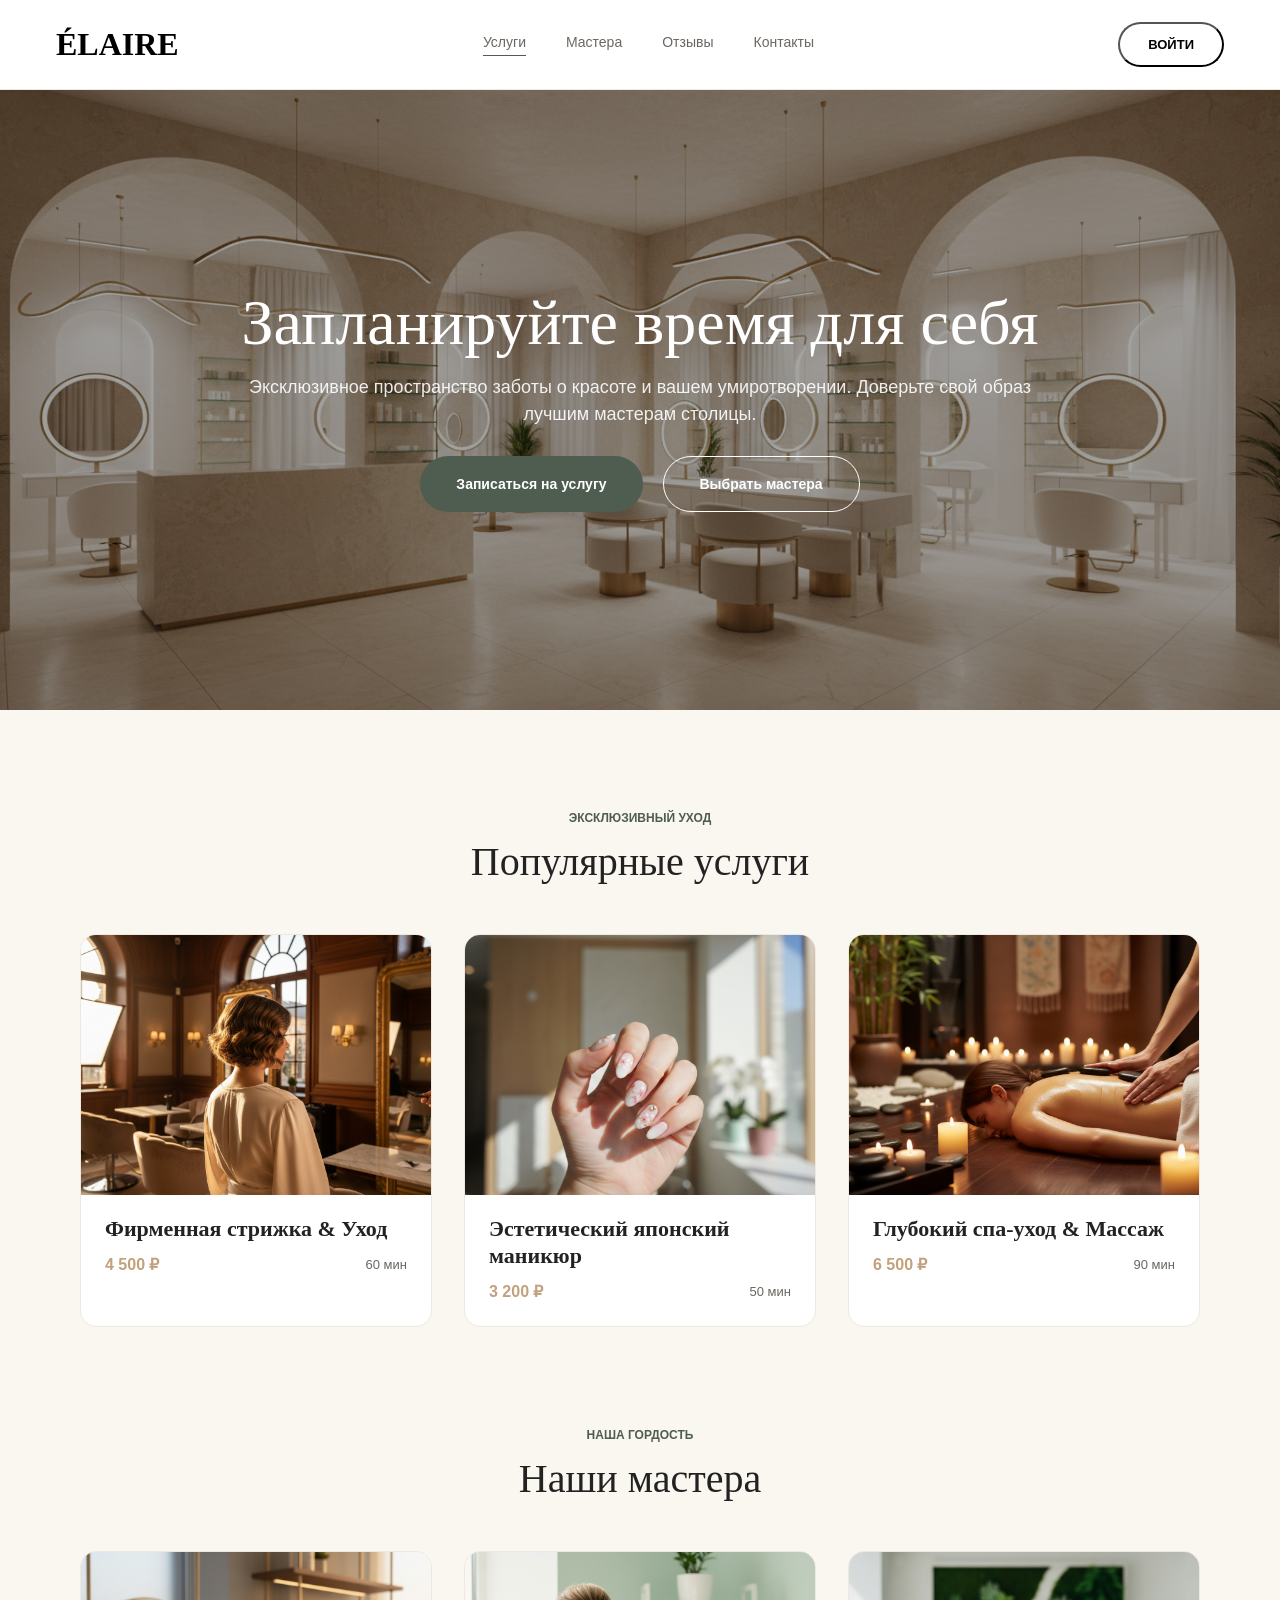
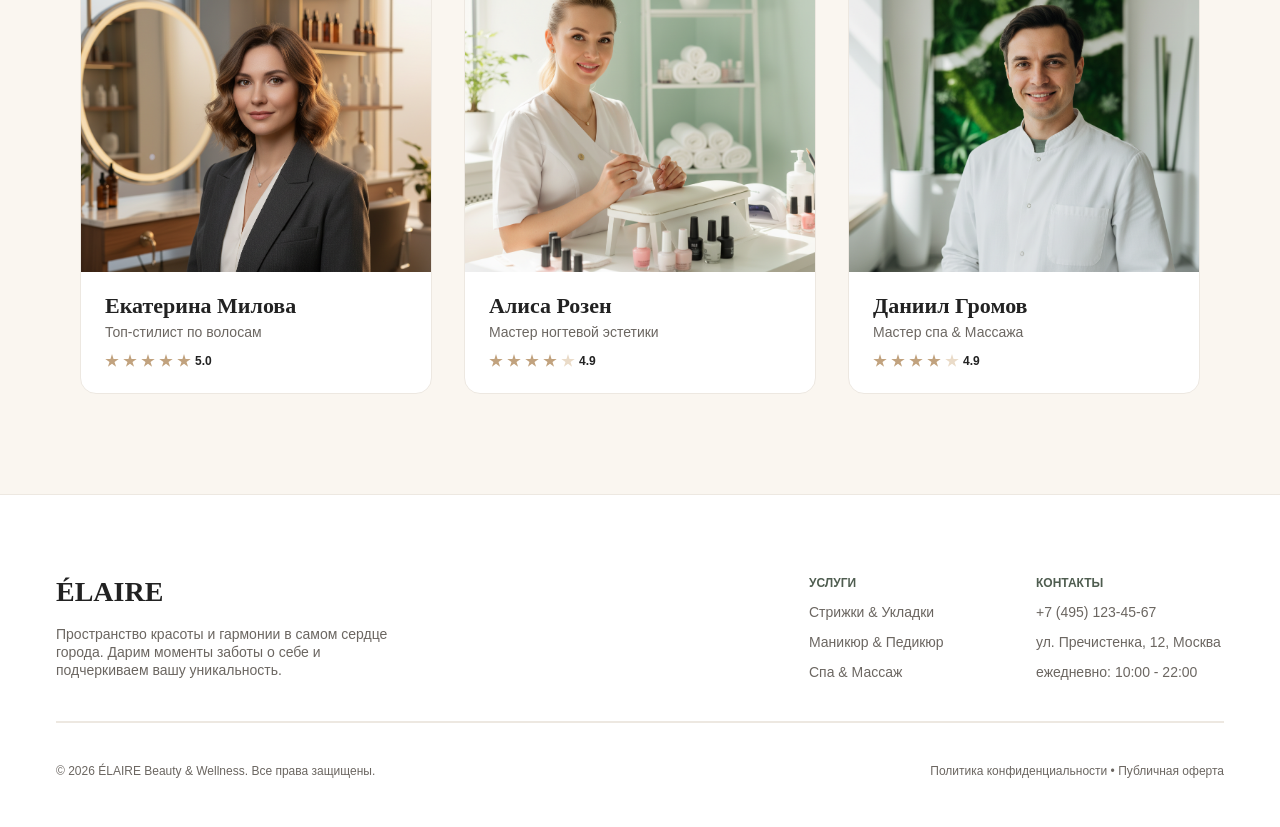
<file: frontend-1-complete/index.html>
<!DOCTYPE html>
<html lang="ru">
  <head>
    <meta charset="UTF-8" />
    <link rel="icon" type="image/svg+xml" href="/favicon.svg" />
    <meta name="viewport" content="width=device-width, initial-scale=1.0" />
    <title>ÉLAIRE — Салон услуг</title>
    <link rel="stylesheet" href="home.css" />
  </head>
  <body>
    <div class="page">
      <!-- header -->
      <header class="header">
        <div class="logo">
          <span class="logo-text">ÉLAIRE</span>
        </div>
        <nav class="nav-links">
          <div class="nav-item active"><a href="#">Услуги</a></div>
          <div class="nav-item"><a href="#">Мастера</a></div>
          <div class="nav-item"><a href="#">Отзывы</a></div>
          <div class="nav-item"><a href="#">Контакты</a></div>
        </nav>
        <button class="login-button"><span>Войти</span></button>
      </header>

      <!-- hero -->
      <section class="hero">
        <div class="hero-text-container">
          <h1 class="hero-title">Запланируйте время для себя</h1>
          <p class="hero-desc">
            Эксклюзивное пространство заботы о красоте и вашем умиротворении.
            Доверьте свой образ лучшим мастерам столицы.
          </p>
        </div>
        <div class="hero-ctas">
          <button
            class="cta-service"
            onclick="window.location.href='services.html'"
          >
            Записаться на услугу
          </button>
          <button class="cta-master">Выбрать мастера</button>
        </div>
      </section>

      <!-- popular services -->
      <section class="popular-services">
        <div class="section-header">
          <span class="section-tag">Эксклюзивный уход</span>
          <h2 class="section-title">Популярные услуги</h2>
        </div>
        <div class="services-grid">
          <article class="service-card">
            <div
              class="service-card-image"
              style="background-image: url('images/service-haircut.png')"
            ></div>
            <div class="service-card-body">
              <h3 class="service-card-title">Фирменная стрижка &amp; Уход</h3>
              <div class="service-card-meta">
                <span class="price">4 500 ₽</span>
                <span class="duration">60 мин</span>
              </div>
            </div>
          </article>
          <article class="service-card">
            <div
              class="service-card-image"
              style="background-image: url('images/service-manicure.png')"
            ></div>
            <div class="service-card-body">
              <h3 class="service-card-title">Эстетический японский маникюр</h3>
              <div class="service-card-meta">
                <span class="price">3 200 ₽</span>
                <span class="duration">50 мин</span>
              </div>
            </div>
          </article>
          <article class="service-card">
            <div
              class="service-card-image"
              style="background-image: url('images/service-spa.png')"
            ></div>
            <div class="service-card-body">
              <h3 class="service-card-title">Глубокий спа-уход &amp; Массаж</h3>
              <div class="service-card-meta">
                <span class="price">6 500 ₽</span>
                <span class="duration">90 мин</span>
              </div>
            </div>
          </article>
        </div>
      </section>

      <!-- our masters -->
      <section class="our-masters">
        <div class="section-header">
          <span class="section-tag">Наша гордость</span>
          <h2 class="section-title">Наши мастера</h2>
        </div>
        <div class="masters-grid">
          <article class="master-card">
            <div
              class="master-card-image"
              style="background-image: url('images/master-ekaterina.png')"
            ></div>
            <div class="master-card-body">
              <div class="master-info">
                <h3 class="master-name">Екатерина Милова</h3>
                <span class="master-role">Топ-стилист по волосам</span>
              </div>
              <div class="stars">
                <span class="star"></span>
                <span class="star"></span>
                <span class="star"></span>
                <span class="star"></span>
                <span class="star"></span>
                <span class="rating">5.0</span>
              </div>
            </div>
          </article>
          <article class="master-card">
            <div
              class="master-card-image"
              style="background-image: url('images/master-alisa.png')"
            ></div>
            <div class="master-card-body">
              <div class="master-info">
                <h3 class="master-name">Алиса Розен</h3>
                <span class="master-role">Мастер ногтевой эстетики</span>
              </div>
              <div class="stars">
                <span class="star"></span>
                <span class="star"></span>
                <span class="star"></span>
                <span class="star"></span>
                <span class="star star-empty"></span>
                <span class="rating">4.9</span>
              </div>
            </div>
          </article>
          <article class="master-card">
            <div
              class="master-card-image"
              style="background-image: url('images/master-daniil.png')"
            ></div>
            <div class="master-card-body">
              <div class="master-info">
                <h3 class="master-name">Даниил Громов</h3>
                <span class="master-role">Мастер спа &amp; Массажа</span>
              </div>
              <div class="stars">
                <span class="star"></span>
                <span class="star"></span>
                <span class="star"></span>
                <span class="star"></span>
                <span class="star star-empty"></span>
                <span class="rating">4.9</span>
              </div>
            </div>
          </article>
        </div>
      </section>

      <!-- footer -->
      <footer class="footer">
        <div class="footer-top">
          <div class="footer-brand">
            <span class="brand-name">ÉLAIRE</span>
            <span class="brand-desc"
              >Пространство красоты и гармонии в самом сердце города. Дарим
              моменты заботы о себе и подчеркиваем вашу уникальность.</span
            >
          </div>
          <div class="footer-links-row">
            <div class="links-col" style="width: 147px">
              <span class="col-title">Услуги</span>
              <a href="#">Стрижки &amp; Укладки</a>
              <a href="#">Маникюр &amp; Педикюр</a>
              <a href="#">Спа &amp; Массаж</a>
            </div>
            <div class="links-col" style="width: 188px">
              <span class="col-title">Контакты</span>
              <a href="#">+7 (495) 123-45-67</a>
              <a href="#">ул. Пречистенка, 12, Москва</a>
              <a href="#">ежедневно: 10:00 - 22:00</a>
            </div>
          </div>
        </div>
        <div class="footer-line"></div>
        <div class="footer-bottom">
          <span class="copy"
            >© 2026 ÉLAIRE Beauty &amp; Wellness. Все права защищены.</span
          >
          <span class="legal"
            >Политика конфиденциальности • Публичная оферта</span
          >
        </div>
      </footer>
    </div>
  </body>
</html>
</file>
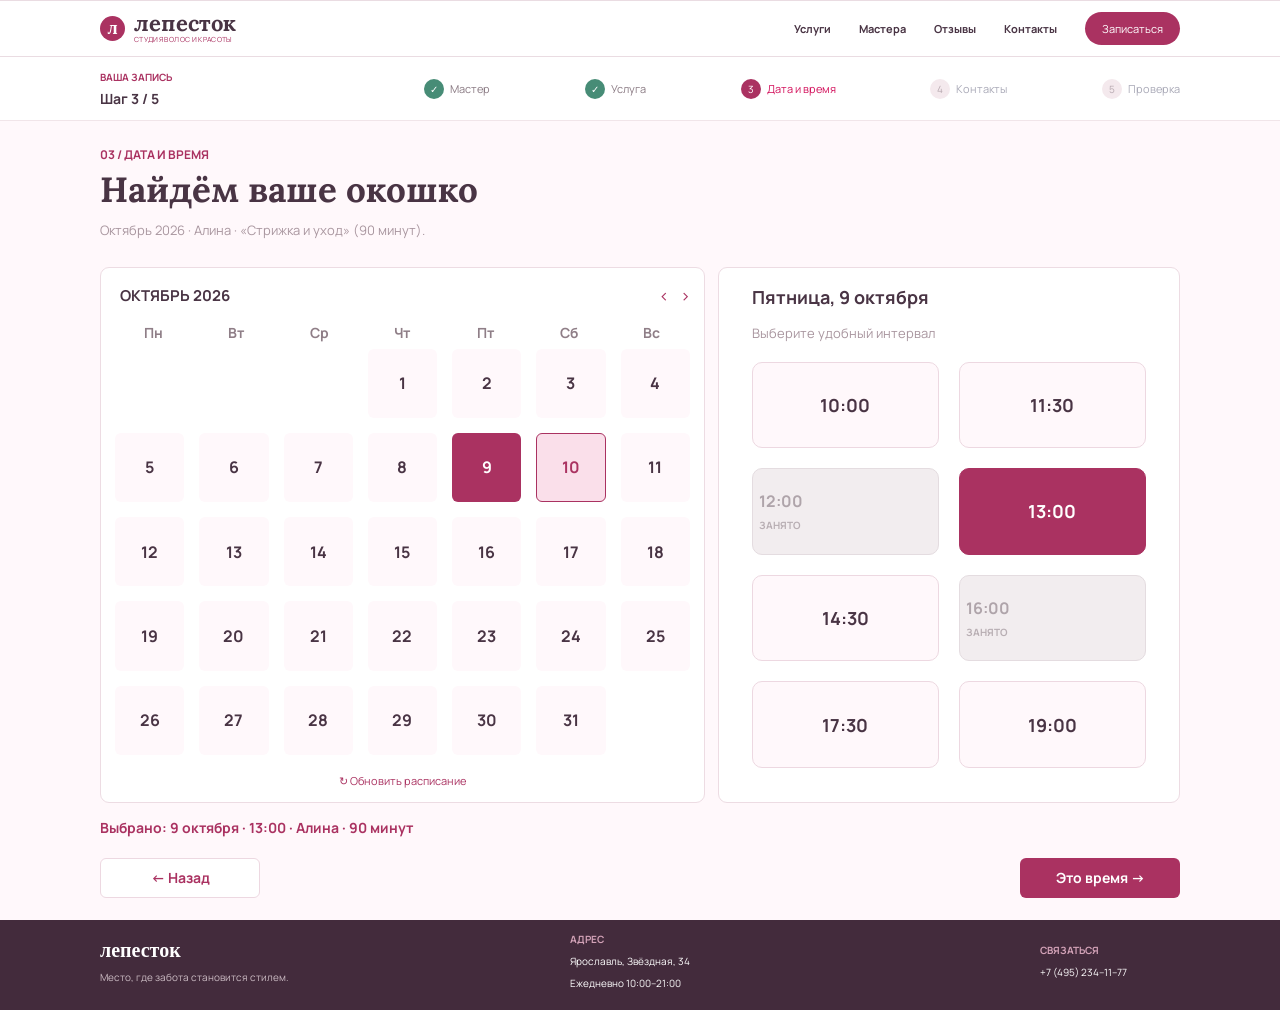
<file: frontend-1-practice/index.html>
<!DOCTYPE html>
<html lang="ru">
  <head>
    <meta charset="UTF-8" />
    <meta name="viewport" content="width=device-width, initial-scale=1.0" />
    <title>Выбор даты и времени</title>
    <link rel="preconnect" href="https://fonts.googleapis.com">
    <link rel="preconnect" href="https://fonts.gstatic.com" crossorigin>
    <link href="https://fonts.googleapis.com/css2?family=Lora:wght@400;700&family=Manrope:wght@400;500;600;700&display=swap" rel="stylesheet">
    <link rel="stylesheet" href="styles.css" />
  </head>
  <body>

  <div class="page">

  <header class="header">
    <div class="header__inner">
        <a class="logo" href="#">
            <span class="logo__mark">л</span>
            <span class="logo__text">
                <span class="logo__name">лепесток</span>
                <span class="logo__subtitle">СТУДИЯ ВОЛОС И КРАСОТЫ</span>
            </span>
        </a>

        <nav class="navigation">
            <a class="navigation__link" href="#">Услуги</a>
            <a class="navigation__link" href="#">Мастера</a>
            <a class="navigation__link" href="#">Отзывы</a>
            <a class="navigation__link" href="#">Контакты</a>
            <a class="navigation__button" href="#">Записаться</a>
        </nav>
    </div>
  </header>

  <main class="main">

      <section class="steps">
          <div class="steps__inner">
              <div class="steps__title">
                  <span class="steps__caption">ВАША ЗАПИСЬ</span>
                  <strong class="steps__counter">Шаг 3 / 5</strong>
              </div>

              <div class="steps__list">
                  <div class="step step--done">
                      <span class="step__circle">✓</span>
                      <span class="step__text">Мастер</span>
                  </div>
                  <div class="step step--done">
                      <span class="step__circle">✓</span>
                      <span class="step__text">Услуга</span>
                  </div>
                  <div class="step step--active">
                      <span class="step__circle">3</span>
                      <span class="step__text">Дата и время</span>
                  </div>
                  <div class="step">
                      <span class="step__circle">4</span>
                      <span class="step__text">Контакты</span>
                  </div>
                  <div class="step">
                      <span class="step__circle">5</span>
                      <span class="step__text">Проверка</span>
                  </div>
              </div>
          </div>
      </section>

      <section class="booking">
          <div class="booking__inner">
              <div class="booking__heading">
                  <span class="booking__eyebrow">03 / ДАТА И ВРЕМЯ</span>
                  <h1 class="booking__title">Найдём ваше окошко</h1>
                  <p class="booking__description">Октябрь 2026 · Алина · «Стрижка и уход» (90 минут).</p>
              </div>

              <div class="booking__content">

                  <section class="calendar">
                      <div class="calendar__header">
                          <h2 class="calendar__month">ОКТЯБРЬ 2026</h2>
                          <div class="calendar__arrows">
                              <button class="calendar__arrow" type="button">‹</button>
                              <button class="calendar__arrow" type="button">›</button>
                          </div>
                      </div>

                      <div class="calendar__week">
                          <span class="calendar__weekday">Пн</span>
                          <span class="calendar__weekday">Вт</span>
                          <span class="calendar__weekday">Ср</span>
                          <span class="calendar__weekday">Чт</span>
                          <span class="calendar__weekday">Пт</span>
                          <span class="calendar__weekday">Сб</span>
                          <span class="calendar__weekday">Вс</span>
                      </div>

                      <div class="calendar__days">
                          <span class="calendar__empty"></span>
                          <span class="calendar__empty"></span>
                          <span class="calendar__empty"></span>

                          <button class="day" type="button">1</button>
                          <button class="day" type="button">2</button>
                          <button class="day" type="button">3</button>
                          <button class="day" type="button">4</button>

                          <button class="day" type="button">5</button>
                          <button class="day" type="button">6</button>
                          <button class="day" type="button">7</button>
                          <button class="day" type="button">8</button>
                          <button class="day day--selected" type="button">9</button>
                          <button class="day day--weekend" type="button">10</button>
                          <button class="day" type="button">11</button>

                          <button class="day" type="button">12</button>
                          <button class="day" type="button">13</button>
                          <button class="day" type="button">14</button>
                          <button class="day" type="button">15</button>
                          <button class="day" type="button">16</button>
                          <button class="day" type="button">17</button>
                          <button class="day" type="button">18</button>

                          <button class="day" type="button">19</button>
                          <button class="day" type="button">20</button>
                          <button class="day" type="button">21</button>
                          <button class="day" type="button">22</button>
                          <button class="day" type="button">23</button>
                          <button class="day" type="button">24</button>
                          <button class="day" type="button">25</button>

                          <button class="day" type="button">26</button>
                          <button class="day" type="button">27</button>
                          <button class="day" type="button">28</button>
                          <button class="day" type="button">29</button>
                          <button class="day" type="button">30</button>
                          <button class="day" type="button">31</button>
                      </div>

                      <button class="calendar__refresh" type="button">↻ Обновить расписание</button>
                  </section>

                  <section class="time">
                      <h2 class="time__title">Пятница, 9 октября</h2>
                      <p class="time__hint">Выберите удобный интервал</p>

                      <div class="time__slots">
                          <button class="slot" type="button">10:00</button>
                          <button class="slot" type="button">11:30</button>
                          <button class="slot slot--busy" type="button">
                              <span>12:00</span>
                              <small>ЗАНЯТО</small>
                          </button>
                          <button class="slot slot--selected" type="button">13:00</button>
                          <button class="slot" type="button">14:30</button>
                          <button class="slot slot--busy" type="button">
                              <span>16:00</span>
                              <small>ЗАНЯТО</small>
                          </button>
                          <button class="slot" type="button">17:30</button>
                          <button class="slot" type="button">19:00</button>
                      </div>
                  </section>

              </div>

              <div class="booking__summary">
                  Выбрано: 9 октября · 13:00 · Алина · 90 минут
              </div>

              <div class="booking__actions">
                  <button class="back-button" type="button">← Назад</button>
                  <button class="next-button" type="button">Это время →</button>
              </div>
          </div>
      </section>

  </main>

  <footer class="footer">
      <div class="footer__inner">
          <div class="footer__brand">
              <strong class="footer__logo">лепесток</strong>
              <span class="footer__tagline">Место, где забота становится стилем.</span>
          </div>

          <div class="footer__block">
              <span class="footer__label">АДРЕС</span>
              <span class="footer__value">Ярославль, Звёздная, 34</span>
              <span class="footer__value">Ежедневно 10:00–21:00</span>
          </div>

          <div class="footer__block footer__block--contact">
              <span class="footer__label">СВЯЗАТЬСЯ</span>
              <span class="footer__value">+7 (495) 234–11–77</span>
          </div>
      </div>
  </footer>
  </div>
  </body>
</html>
</file>
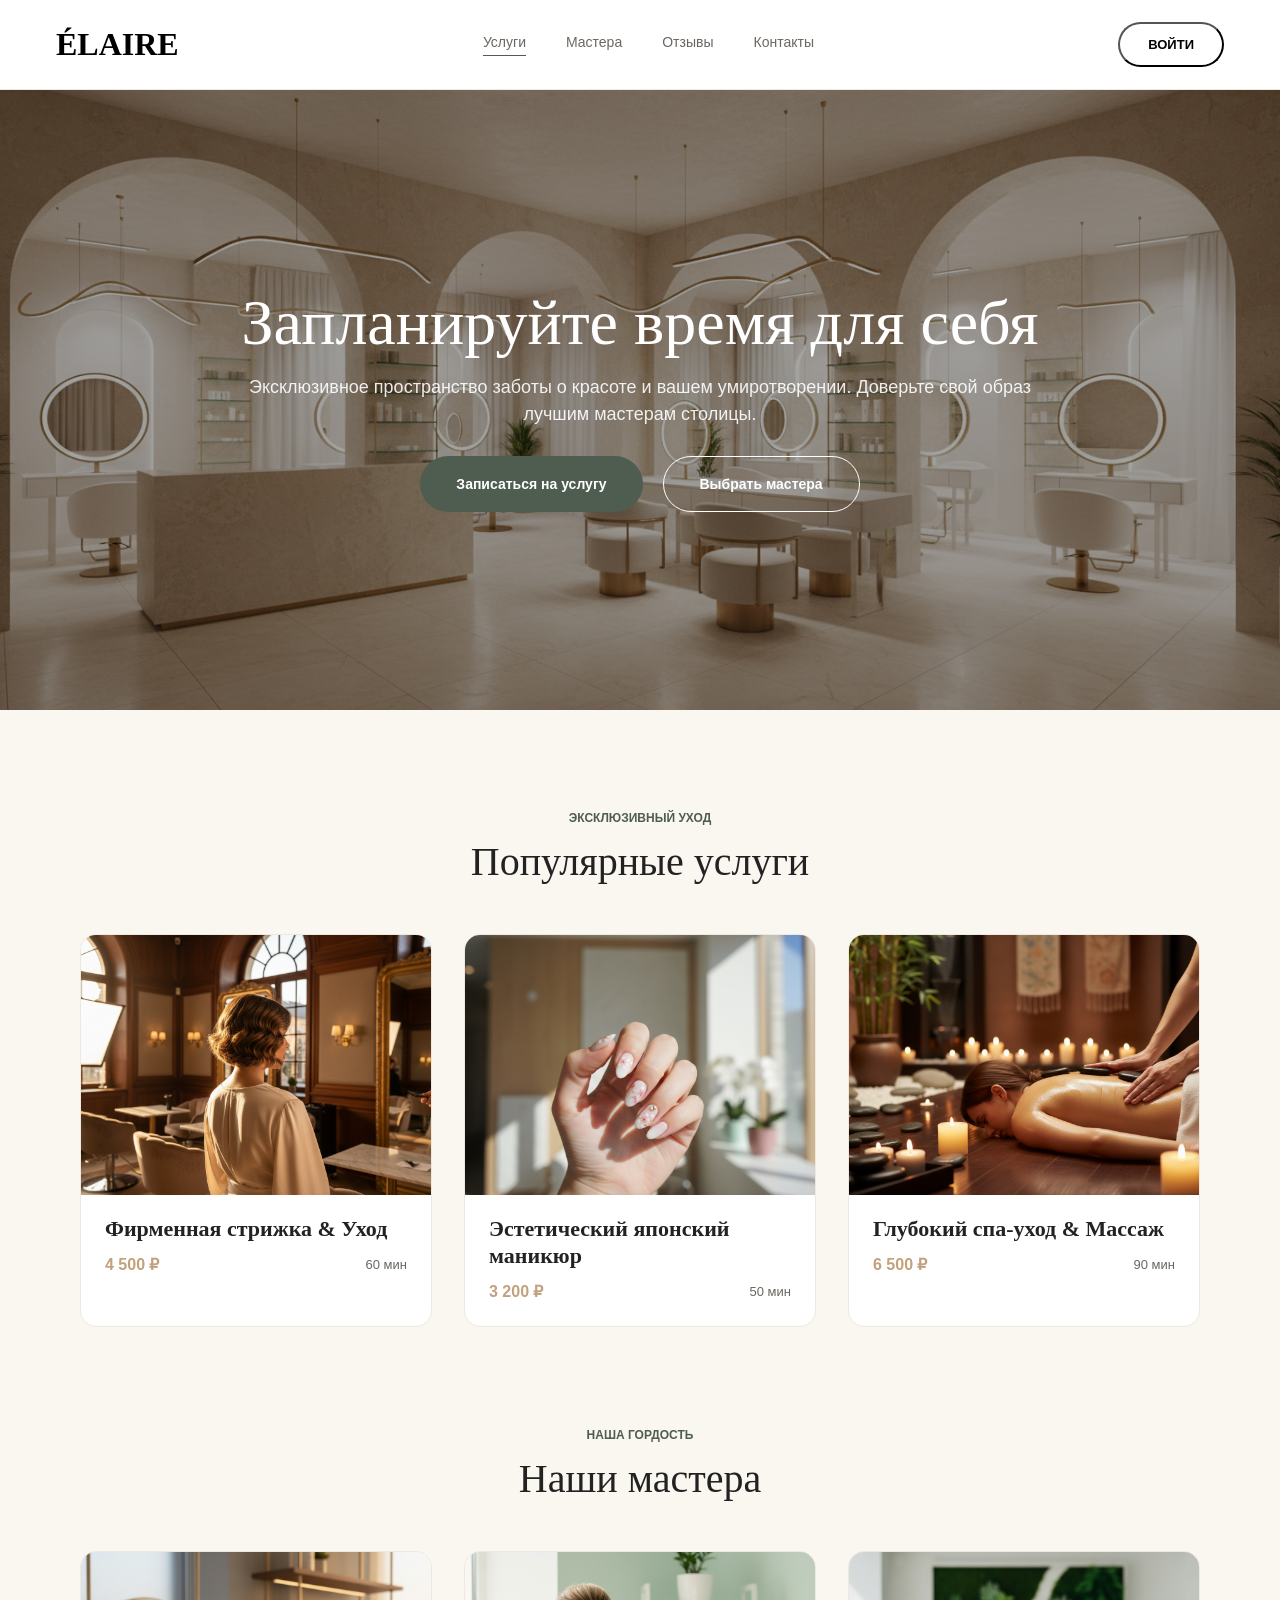
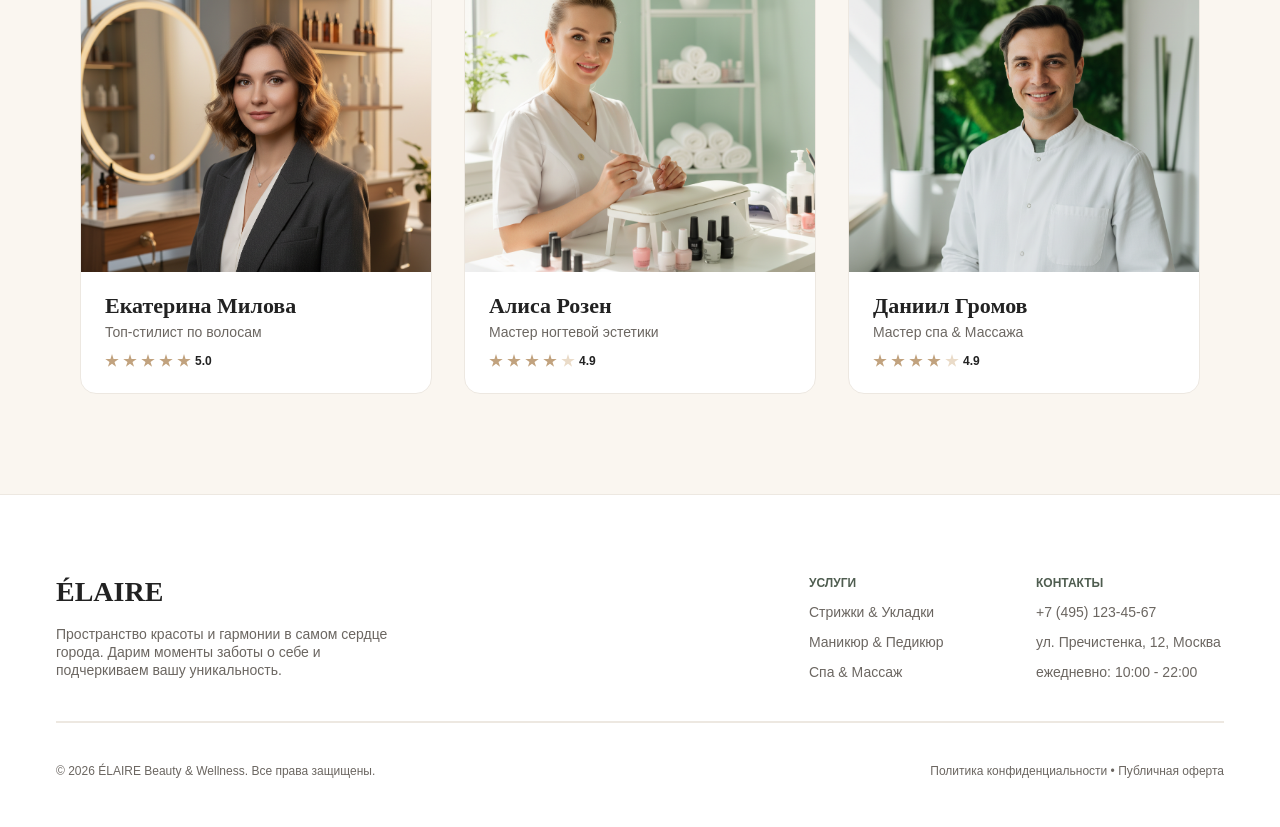
<file: frontend-2-complete/index.html>
<!DOCTYPE html>
<html lang="ru">
  <head>
    <meta charset="UTF-8" />
    <link rel="icon" type="image/svg+xml" href="/favicon.svg" />
    <meta name="viewport" content="width=device-width, initial-scale=1.0" />
    <title>ÉLAIRE — Салон услуг</title>
    <link rel="stylesheet" href="home.css" />
  </head>
  <body>
    <div class="page">
      <!-- header -->
      <header class="header">
        <div class="logo">
          <span class="logo-text">ÉLAIRE</span>
        </div>
        <nav class="nav-links">
          <div class="nav-item active"><a href="#">Услуги</a></div>
          <div class="nav-item"><a href="#">Мастера</a></div>
          <div class="nav-item"><a href="#">Отзывы</a></div>
          <div class="nav-item"><a href="#">Контакты</a></div>
        </nav>
        <button class="login-button"><span>Войти</span></button>
      </header>

      <!-- hero -->
      <section class="hero">
        <div class="hero-text-container">
          <h1 class="hero-title">Запланируйте время для себя</h1>
          <p class="hero-desc">
            Эксклюзивное пространство заботы о красоте и вашем умиротворении.
            Доверьте свой образ лучшим мастерам столицы.
          </p>
        </div>
        <div class="hero-ctas">
          <button class="cta-service">Записаться на услугу</button>
          <button class="cta-master">Выбрать мастера</button>
        </div>
      </section>

      <!-- popular services -->
      <section class="popular-services">
        <div class="section-header">
          <span class="section-tag">Эксклюзивный уход</span>
          <h2 class="section-title">Популярные услуги</h2>
        </div>
        <div class="services-grid">
          <article class="service-card">
            <div
              class="service-card-image"
              style="background-image: url('images/service-haircut.png')"
            ></div>
            <div class="service-card-body">
              <h3 class="service-card-title">Фирменная стрижка &amp; Уход</h3>
              <div class="service-card-meta">
                <span class="price">4 500 ₽</span>
                <span class="duration">60 мин</span>
              </div>
            </div>
          </article>
          <article class="service-card">
            <div
              class="service-card-image"
              style="background-image: url('images/service-manicure.png')"
            ></div>
            <div class="service-card-body">
              <h3 class="service-card-title">Эстетический японский маникюр</h3>
              <div class="service-card-meta">
                <span class="price">3 200 ₽</span>
                <span class="duration">50 мин</span>
              </div>
            </div>
          </article>
          <article class="service-card">
            <div
              class="service-card-image"
              style="background-image: url('images/service-spa.png')"
            ></div>
            <div class="service-card-body">
              <h3 class="service-card-title">Глубокий спа-уход &amp; Массаж</h3>
              <div class="service-card-meta">
                <span class="price">6 500 ₽</span>
                <span class="duration">90 мин</span>
              </div>
            </div>
          </article>
        </div>
      </section>

      <!-- our masters -->
      <section class="our-masters">
        <div class="section-header">
          <span class="section-tag">Наша гордость</span>
          <h2 class="section-title">Наши мастера</h2>
        </div>
        <div class="masters-grid">
          <article class="master-card">
            <div
              class="master-card-image"
              style="background-image: url('images/master-ekaterina.png')"
            ></div>
            <div class="master-card-body">
              <div class="master-info">
                <h3 class="master-name">Екатерина Милова</h3>
                <span class="master-role">Топ-стилист по волосам</span>
              </div>
              <div class="stars">
                <span class="star"></span>
                <span class="star"></span>
                <span class="star"></span>
                <span class="star"></span>
                <span class="star"></span>
                <span class="rating">5.0</span>
              </div>
            </div>
          </article>
          <article class="master-card">
            <div
              class="master-card-image"
              style="background-image: url('images/master-alisa.png')"
            ></div>
            <div class="master-card-body">
              <div class="master-info">
                <h3 class="master-name">Алиса Розен</h3>
                <span class="master-role">Мастер ногтевой эстетики</span>
              </div>
              <div class="stars">
                <span class="star"></span>
                <span class="star"></span>
                <span class="star"></span>
                <span class="star"></span>
                <span class="star star-empty"></span>
                <span class="rating">4.9</span>
              </div>
            </div>
          </article>
          <article class="master-card">
            <div
              class="master-card-image"
              style="background-image: url('images/master-daniil.png')"
            ></div>
            <div class="master-card-body">
              <div class="master-info">
                <h3 class="master-name">Даниил Громов</h3>
                <span class="master-role">Мастер спа &amp; Массажа</span>
              </div>
              <div class="stars">
                <span class="star"></span>
                <span class="star"></span>
                <span class="star"></span>
                <span class="star"></span>
                <span class="star star-empty"></span>
                <span class="rating">4.9</span>
              </div>
            </div>
          </article>
        </div>
      </section>

      <!-- footer -->
      <footer class="footer">
        <div class="footer-top">
          <div class="footer-brand">
            <span class="brand-name">ÉLAIRE</span>
            <span class="brand-desc"
              >Пространство красоты и гармонии в самом сердце города. Дарим
              моменты заботы о себе и подчеркиваем вашу уникальность.</span
            >
          </div>
          <div class="footer-links-row">
            <div class="links-col" style="width: 147px">
              <span class="col-title">Услуги</span>
              <a href="#">Стрижки &amp; Укладки</a>
              <a href="#">Маникюр &amp; Педикюр</a>
              <a href="#">Спа &amp; Массаж</a>
            </div>
            <div class="links-col" style="width: 188px">
              <span class="col-title">Контакты</span>
              <a href="#">+7 (495) 123-45-67</a>
              <a href="#">ул. Пречистенка, 12, Москва</a>
              <a href="#">ежедневно: 10:00 - 22:00</a>
            </div>
          </div>
        </div>
        <div class="footer-line"></div>
        <div class="footer-bottom">
          <span class="copy"
            >© 2026 ÉLAIRE Beauty &amp; Wellness. Все права защищены.</span
          >
          <span class="legal"
            >Политика конфиденциальности • Публичная оферта</span
          >
        </div>
      </footer>
    </div>
    <script src="./home.js"></script>
  </body>
</html>
</file>
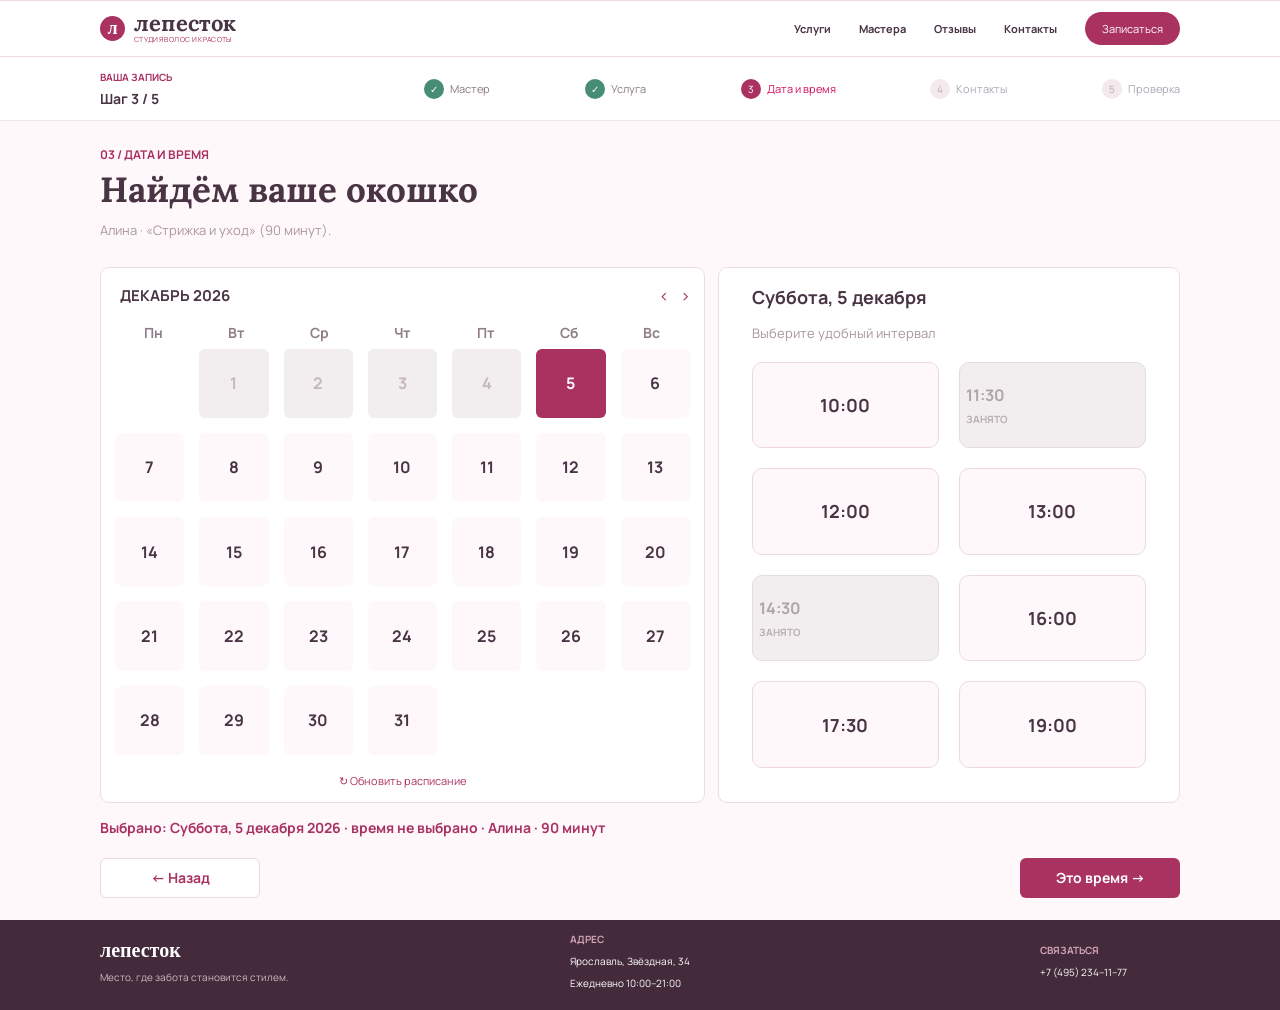
<file: frontend-2-practice/index.html>
<!DOCTYPE html>
<html lang="ru">
<head>
    <meta charset="UTF-8" />
    <meta name="viewport" content="width=device-width, initial-scale=1.0" />
    <title>Выбор даты и времени</title>
    <link rel="preconnect" href="https://fonts.googleapis.com">
    <link rel="preconnect" href="https://fonts.gstatic.com" crossorigin>
    <link href="https://fonts.googleapis.com/css2?family=Lora:wght@400;700&family=Manrope:wght@400;500;600;700&display=swap" rel="stylesheet">
    <link rel="stylesheet" href="styles.css" />
</head>
<body>

<div class="page">

    <header class="header">
        <div class="header__inner">
            <a class="logo" href="#">
                <span class="logo__mark">л</span>
                <span class="logo__text">
                    <span class="logo__name">лепесток</span>
                    <span class="logo__subtitle">СТУДИЯ ВОЛОС И КРАСОТЫ</span>
                </span>
            </a>

            <nav class="navigation">
                <a class="navigation__link" href="#">Услуги</a>
                <a class="navigation__link" href="#">Мастера</a>
                <a class="navigation__link" href="#">Отзывы</a>
                <a class="navigation__link" href="#">Контакты</a>
                <a class="navigation__button" href="#">Записаться</a>
            </nav>
        </div>
    </header>

    <main class="main">

        <section class="steps">
            <div class="steps__inner">
                <div class="steps__title">
                    <span class="steps__caption">ВАША ЗАПИСЬ</span>
                    <strong class="steps__counter">Шаг 3 / 5</strong>
                </div>

                <div class="steps__list">
                    <div class="step step--done">
                        <span class="step__circle">✓</span>
                        <span class="step__text">Мастер</span>
                    </div>
                    <div class="step step--done">
                        <span class="step__circle">✓</span>
                        <span class="step__text">Услуга</span>
                    </div>
                    <div class="step step--active">
                        <span class="step__circle">3</span>
                        <span class="step__text">Дата и время</span>
                    </div>
                    <div class="step">
                        <span class="step__circle">4</span>
                        <span class="step__text">Контакты</span>
                    </div>
                    <div class="step">
                        <span class="step__circle">5</span>
                        <span class="step__text">Проверка</span>
                    </div>
                </div>
            </div>
        </section>

        <section class="booking">
            <div class="booking__inner">
                <div class="booking__heading">
                    <span class="booking__eyebrow">03 / ДАТА И ВРЕМЯ</span>
                    <h1 class="booking__title">Найдём ваше окошко</h1>
                    <p class="booking__description">Алина · «Стрижка и уход» (90 минут).</p>
                </div>

                <div class="booking__content">

                    <section class="calendar">
                        <div class="calendar__header">
                            <h2 class="calendar__month"></h2>
                            <div class="calendar__arrows">
                                <button class="calendar__arrow" type="button" aria-label="Предыдущий месяц">‹</button>
                                <button class="calendar__arrow" type="button" aria-label="Следующий месяц">›</button>
                            </div>
                        </div>

                        <div class="calendar__week">
                            <span class="calendar__weekday">Пн</span>
                            <span class="calendar__weekday">Вт</span>
                            <span class="calendar__weekday">Ср</span>
                            <span class="calendar__weekday">Чт</span>
                            <span class="calendar__weekday">Пт</span>
                            <span class="calendar__weekday">Сб</span>
                            <span class="calendar__weekday">Вс</span>
                        </div>

                        <div class="calendar__days"></div>

                        <button class="calendar__refresh" type="button">↻ Обновить расписание</button>
                    </section>

                    <section class="time">
                        <h2 class="time__title"></h2>
                        <p class="time__hint">Выберите удобный интервал</p>
                        <div class="time__slots"></div>
                    </section>

                </div>

                <div class="booking__summary"></div>

                <div class="booking__actions">
                    <button class="back-button" type="button">← Назад</button>
                    <button class="next-button" type="button">Это время →</button>
                </div>
            </div>
        </section>

    </main>

    <footer class="footer">
        <div class="footer__inner">
            <div class="footer__brand">
                <strong class="footer__logo">лепесток</strong>
                <span class="footer__tagline">Место, где забота становится стилем.</span>
            </div>

            <div class="footer__block">
                <span class="footer__label">АДРЕС</span>
                <span class="footer__value">Ярославль, Звёздная, 34</span>
                <span class="footer__value">Ежедневно 10:00–21:00</span>
            </div>

            <div class="footer__block footer__block--contact">
                <span class="footer__label">СВЯЗАТЬСЯ</span>
                <span class="footer__value">+7 (495) 234–11–77</span>
            </div>
        </div>
    </footer>

</div>

<script src="script.js"></script>
</body>
</html>
</file>
<file: frontend-1-complete/home.css>
/* ===== reset & base ===== */
* {
  margin: 0;
  padding: 0;
  box-sizing: border-box;
}

body {
  min-height: 100vh;
  font-family: "DM Sans", sans-serif;
}

.page {
  display: flex;
  flex-direction: column;
  min-height: 100vh;
  background: #faf6f0;
}

/* ===== header ===== */
.header {
  display: flex;
  flex-direction: row;
  justify-content: space-between;
  align-items: center;
  padding: 0px 56px;
  height: 90px;
  background: #ffffff;
  border-bottom: 1px solid #ede8e1;
}

.logo-text {
  font-family: "Cormorant Garamond", serif;
  font-weight: 600;
  font-size: 32px;
  line-height: 39px;
  cursor: pointer;
}

.nav-links {
  display: flex;
  flex-direction: row;
  gap: 40px;
}

.nav-item {
  padding-bottom: 4px;
  border-bottom: 1.5px solid transparent;
}

.nav-item.active {
  border-bottom-color: #4f5d50;
}

.nav-item a {
  font-size: 14px;
  line-height: 18px;
  color: #6b6661;
  text-decoration: none;
}

.login-button {
  padding: 12px 28px;
  border-radius: 100px;
  background: transparent;
  cursor: pointer;
  font-weight: 600;
  font-size: 13px;
  line-height: 17px;
  text-transform: uppercase;
}

/* ===== hero ===== */
.hero {
  display: flex;
  flex-direction: column;
  justify-content: center;
  align-items: center;
  padding: 0px 80px;
  gap: 28px;
  height: 620px;
  background: linear-gradient(0deg, rgba(0, 0, 0, 0.35), rgba(0, 0, 0, 0.35)),
    url("./images/hero-salon.png") center / cover no-repeat;
}

.hero-text-container {
  display: flex;
  flex-direction: column;
  align-items: center;
  gap: 16px;
  max-width: 800px;
}

.hero-title {
  font-family: "Cormorant Garamond", serif;
  font-weight: 400;
  font-size: 64px;
  line-height: 1.1;
  text-align: center;
  color: #ffffff;
}

.hero-desc {
  font-size: 18px;
  line-height: 1.5;
  text-align: center;
  color: #ffffff;
  opacity: 0.9;
}

.hero-ctas {
  display: flex;
  flex-direction: row;
  gap: 20px;
}

.cta-service {
  padding: 18px 36px;
  background: #4f5d50;
  border-radius: 100px;
  border: none;
  cursor: pointer;
  font-weight: 600;
  font-size: 14px;
  line-height: 18px;
  color: #ffffff;
}

.cta-service:hover {
  background: #3d4a3e;
}

.cta-master {
  padding: 18px 36px;
  background: transparent;
  border: 1px solid #ffffff;
  border-radius: 100px;
  cursor: pointer;
  font-weight: 600;
  font-size: 14px;
  line-height: 18px;
  color: #ffffff;
}

.cta-master:hover {
  background: rgba(255, 255, 255, 0.1);
}

/* ===== section header ===== */
.section-header {
  display: flex;
  flex-direction: column;
  align-items: center;
  gap: 12px;
  width: 100%;
}

.section-tag {
  font-weight: 700;
  font-size: 12px;
  line-height: 16px;
  text-transform: uppercase;
  color: #4f5d50;
}

.section-title {
  font-family: "Cormorant Garamond", serif;
  font-weight: 500;
  font-size: 40px;
  line-height: 48px;
  color: #222222;
}

/* ===== popular services ===== */
.popular-services {
  display: flex;
  flex-direction: column;
  align-items: flex-start;
  padding: 100px 80px 80px;
  gap: 48px;
  background: #faf6f0;
}

.services-grid {
  display: flex;
  flex-direction: row;
  gap: 32px;
  width: 100%;
}

.service-card {
  display: flex;
  flex-direction: column;
  align-items: flex-start;
  gap: 20px;
  flex: 1;
  padding-bottom: 24px;
  background: #ffffff;
  border: 1px solid #ede8e1;
  border-radius: 16px;
  overflow: hidden;
}

.service-card-image {
  width: 100%;
  height: 260px;
  background-size: cover;
  background-position: center;
  background-repeat: no-repeat;
}

.service-card-image--haircut {
  background-image: url("../images/service-haircut.png");
}

.service-card-image--manicure {
  background-image: url("../images/service-manicure.png");
}

.service-card-image--spa {
  background-image: url("../images/service-spa.png");
}

.service-card-body {
  display: flex;
  flex-direction: column;
  gap: 12px;
  padding: 0 24px;
  width: 100%;
}

.service-card-title {
  font-family: "Cormorant Garamond", serif;
  font-weight: 600;
  font-size: 22px;
  line-height: 27px;
  color: #222222;
}

.service-card-meta {
  display: flex;
  flex-direction: row;
  justify-content: space-between;
  align-items: center;
}

.service-card-meta .price {
  font-weight: 600;
  font-size: 16px;
  line-height: 21px;
  color: #c1a27e;
}

.service-card-meta .duration {
  font-size: 13px;
  line-height: 17px;
  color: #6b6661;
}

/* ===== our masters ===== */
.our-masters {
  display: flex;
  flex-direction: column;
  align-items: flex-start;
  padding: 20px 80px 100px;
  gap: 48px;
  background: #faf6f0;
}

.masters-grid {
  display: flex;
  flex-direction: row;
  gap: 32px;
  width: 100%;
}

.master-card {
  display: flex;
  flex-direction: column;
  align-items: flex-start;
  gap: 20px;
  flex: 1;
  padding-bottom: 24px;
  background: #ffffff;
  border: 1px solid #ede8e1;
  border-radius: 16px;
  overflow: hidden;
}

.master-card-image {
  width: 100%;
  height: 320px;
  background-size: cover;
  background-position: center;
  background-repeat: no-repeat;
}

.master-card-image--ekaterina {
  background-image: url("../images/master-ekaterina.png");
}

.master-card-image--alisa {
  background-image: url("../images/master-alisa.png");
}

.master-card-image--daniil {
  background-image: url("../images/master-daniil.png");
}

.master-card-body {
  display: flex;
  flex-direction: column;
  gap: 12px;
  padding: 0 24px;
  width: 100%;
}

.master-info {
  display: flex;
  flex-direction: column;
  gap: 4px;
}

.master-name {
  font-family: "Cormorant Garamond", serif;
  font-weight: 600;
  font-size: 22px;
  line-height: 27px;
  color: #222222;
}

.master-role {
  font-size: 14px;
  line-height: 18px;
  color: #6b6661;
}

.stars {
  display: flex;
  flex-direction: row;
  align-items: center;
  gap: 4px;
}

.star {
  width: 14px;
  height: 14px;
  background: #c1a27e;
  clip-path: polygon(
    50% 0%,
    61% 35%,
    98% 35%,
    68% 57%,
    79% 91%,
    50% 70%,
    21% 91%,
    32% 57%,
    2% 35%,
    39% 35%
  );
}

.star-empty {
  background: #eadbc8;
}

.rating {
  font-weight: 600;
  font-size: 12px;
  line-height: 16px;
  color: #222222;
}

/* ===== footer ===== */
.footer {
  background: #ffffff;
  display: flex;
  flex-direction: column;
  padding: 80px 56px 48px;
  border-top: 1px solid #ede8e1;
  margin-top: auto;
}

.footer-top {
  display: flex;
  flex-direction: row;
  justify-content: space-between;
  gap: 20px;
}

.footer-brand {
  display: flex;
  flex-direction: column;
  gap: 16px;
}

.footer-brand .brand-name {
  font-family: "Cormorant Garamond", serif;
  font-style: normal;
  font-weight: 600;
  font-size: 28px;
  line-height: 34px;
  color: #222222;
}

.footer-brand .brand-desc {
  max-width: 360px;
  font-size: 14px;
  line-height: 18px;
  color: #6b6661;
}

.footer-links-row {
  display: flex;
  flex-direction: row;
  gap: 80px;
}

.links-col {
  display: flex;
  flex-direction: column;
  gap: 12px;
}

.links-col .col-title {
  font-weight: 600;
  font-size: 12px;
  line-height: 16px;
  text-transform: uppercase;
  color: #4f5d50;
}

.links-col a {
  font-size: 14px;
  line-height: 18px;
  color: #6b6661;
  text-decoration: none;
}

.footer-line {
  border: 1px solid #ede8e1;
  margin-top: 40px;
  margin-bottom: 40px;
}

.footer-bottom {
  display: flex;
  flex-direction: row;
  justify-content: space-between;
  align-items: center;
  flex-grow: 0;
}

.footer-bottom .copy {
  font-size: 12px;
  line-height: 16px;
  color: #6b6661;
}

.footer-bottom .legal {
  font-size: 12px;
  line-height: 16px;
  color: #6b6661;
  margin-left: 20px;
}
</file>
<file: frontend-1-practice/styles.css>
/* Стили страницы.
   Пишите здесь. */

* {
    box-sizing: border-box;
}

html,
body {
    margin: 0;
    padding: 0;
}

body {
    font-family: "Manrope", Arial, sans-serif;
    color: #493444;
    background: #fff8fb;
}

button,
a {
    font: inherit;
}

button {
    border: 0;
}

a {
    text-decoration: none;
    color: inherit;
}

.page {
    min-height: 100vh;
    display: flex;
    flex-direction: column;
}

/* Шапка */

.header {
    height: 57px;
    background: #ffffff;
    border-top: 1px solid #eadce2;
    border-bottom: 1px solid #eadce2;
}

.header__inner {
    width: min(100% - 72px, 1080px);
    height: 100%;
    margin: 0 auto;
    display: flex;
    align-items: center;
    justify-content: space-between;
}

.logo {
    display: flex;
    align-items: center;
    gap: 9px;
}

.logo__mark {
    width: 25px;
    height: 25px;
    border-radius: 50%;
    display: flex;
    align-items: center;
    justify-content: center;
    background: #aa3261;
    color: #ffffff;
    font-family: Georgia, serif;
    font-size: 18px;
    font-weight: 700;
}

.logo__text {
    display: flex;
    flex-direction: column;
}

.logo__name {
    font-family: "Lora", Georgia, serif;
    font-size: 22px;
    line-height: 19px;
    font-weight: 700;
}

.logo__subtitle {
    margin-top: 2px;
    font-size: 7px;
    letter-spacing: .35px;
    color: #aa3261;
}

.navigation {
    display: flex;
    align-items: center;
    gap: 28px;
}

.navigation__link {
    font-size: 11px;
    color: #493444;
    font-weight: bold;
}

.navigation__link:hover {
    color: #aa3261;
}

.navigation__button {
    min-width: 77px;
    padding: 9px 17px;
    border-radius: 18px;
    background: #aa3261;
    color: #ffffff;
    text-align: center;
    font-size: 11px;
}

.navigation__button:hover {
    background: #8f2750;
}

/* Шаги */

.steps {
    background: #ffffff;
    border-bottom: 1px solid #f1e5e9;
}

.steps__inner {
    width: min(100% - 72px, 1080px);
    min-height: 63px;
    margin: 0 auto;
    display: flex;
    align-items: center;
    justify-content: space-between;
}

.steps__title {
    display: flex;
    flex-direction: column;
    gap: 5px;
    min-width: 92px;
}

.steps__caption {
    color: #aa3261;
    font-size: 10px;
    font-weight: 700;
}

.steps__counter {
    font-size: 14px;
    font-weight: bold;
    font-family: "Manrope";
}

.steps__list {
    width: 70%;
    display: flex;
    align-items: center;
    justify-content: space-between;
}

.step__text {
    font-size: 11px;
}

.step {
    display: flex;
    align-items: center;
    gap: 6px;
    color: #a9a9b7;
    font-size: 8px;
}

.step__circle {
    width: 20px;
    height: 20px;
    border-radius: 50%;
    display: flex;
    align-items: center;
    justify-content: center;
    background: #f4e9ed;
    color: #b7a9b0;
    font-size: 10px;
}

.step--done {
    color: #8b7b84;
}

.step--done .step__circle {
    background: #478c76;
    color: #ffffff;
    font-size: 10px;
}

.step--active {
    color: #d3115c;
}

.step--active .step__circle {
    background: #aa3261;
    color: #ffffff;
    font-size: 10px;
}

/* Основной блок */

.main {
    flex: 1;
}

.booking {
    background: #fff8fb;
}

.booking__inner {
    width: min(100% - 72px, 1080px);
    margin: 0 auto;
    padding: 25px 0 22px;
}

.booking__heading {
    margin-bottom: 28px;
}

.booking__eyebrow {
    display: block;
    margin-bottom: 8px;
    color: #aa3261;
    font-size: 12px;
    font-weight: 700;
}

.booking__title {
    margin: 0;
    font-family: "Lora", serif;
    font-size: 35px;
    line-height: 1.1;
    color: #493444;
}

.booking__description {
    margin: 11px 0 0;
    font-size: 13px;
    color: #a9969f;
}

.booking__content {
    display: flex;
    gap: 13px;
    align-items: stretch;
}

/* Календарь */

.calendar,
.time {
    background: #ffffff;
    border: 1px solid #eddce3;
    border-radius: 9px;
}

.calendar {
    width: 56%;
    min-height: 315px;
    padding: 17px 14px 13px;
}

.calendar__header {
    display: flex;
    justify-content: space-between;
    align-items: center;
    margin-bottom: 17px;
}

.calendar__month {
    margin: 0;
    font-size: 15px;
    margin-left: 5px;
    font-family: "Manrope";
}

.calendar__arrows {
    display: flex;
    gap: 11px;
}

.calendar__arrow {
    padding: 0;
    background: transparent;
    color: #aa3261;
    cursor: pointer;
    font-size: 17px;
    line-height: 1;
}

.calendar__arrow:hover {
    transform: scale(1.15);
}

.calendar__week,
.calendar__days {
    display: grid;
    grid-template-columns: repeat(7, 1fr);
    gap: 7px;
}

.calendar__week {
    margin-bottom: 7px;
}

.calendar__weekday {
    text-align: center;
    color: #8f7e87;
    font-size: 14px;
    font-weight: bold;
}

.calendar__days {
    grid-auto-rows: 1fr;
    gap: 15px;
}

.day,
.calendar__empty {
    width: 100%;
    min-width: 0;
    aspect-ratio: 1 / 1;
    border-radius: 6px;
}

.day {
    background: #fff8fb;
    color: #493444;
    cursor: pointer;
    font-size: 16px;
    font-weight: bold;
}

.day:hover {
    background: #f1dbe4;
}

.day--weekend {
  background: #fadfea;
    color: #aa3261;
    font-weight: bold;
    border: 1px solid #aa3261;
}

.day--selected {
    background: #aa3261;
    color: #ffffff;
}

.day--selected:hover {
    background: #8f2750;
}

.calendar__refresh {
    display: block;
    margin: 17px auto 0;
    background: transparent;
    color: #aa3261;
    font-size: 11px;
    cursor: pointer;
}

.calendar__refresh:hover {
    text-decoration: underline;
}

/* Время */

.time {
    flex: 1;
    min-width: 0;
    min-height: 0;
    padding: 17px 33px 34px;
    display: flex;
    flex-direction: column;
}

.time__title {
    margin: 0;
    font-size: 18px;
    font-weight: bold;
    font-family: "Manrope";
}

.time__hint {
    margin: 15px 0 20px;
    color: #a9969f;
    font-size: 13px;
}

.time__slots {
    display: grid;
    grid-template-columns: repeat(2, minmax(0, 1fr));
    grid-template-rows: repeat(4, minmax(0, 1fr));
    gap: 20px 20px;
    width: 100%;
    flex: 1;
    min-height: 0;
}

.slot {
    width: 100%;
    min-width: 0;
    height: 100%;
    box-sizing: border-box;
    border: 1px solid #edd8e1;
    border-radius: 10px;
    background: #fff8fb;
    color: #493444;
    cursor: pointer;
    font-size: 18px;
    font-weight: bold;
}

.slot:hover {
    border-color: #aa3261;
    box-shadow: 0 2px 8px rgba(87, 43, 65, .08);
}

.slot--selected {
    background: #aa3261;
    border-color: #aa3261;
    color: #ffffff;
}

.slot--selected:hover {
    background: #8f2750;
}

.slot--busy {
    background: #f2edef;
    border-color: #e4dce0;
    color: #afa4aa;
    cursor: default;
    display: flex;
    flex-direction: column;
    justify-content: center;
    gap: 6px;
    font-size: 16px;
}

.slot--busy small {
    font-size: 10px;
    color: #b8aeb3;
}

.slot--busy:hover {
    border-color: #e4dce0;
    box-shadow: none;
}

/* Нижняя часть */

.booking__summary {
    margin-top: 15px;
    color: #aa3261;
    font-size: 14px;
    font-weight: 700;
}

.booking__actions {
    margin-top: 21px;
    display: flex;
    justify-content: space-between;
    align-items: center;
}

.back-button,
.next-button {
    width: 160px;
    height: 40px;
    border-radius: 6px;
    cursor: pointer;
    font-size: 14px;
    font-weight: bold;
}

.back-button {
    border: 1px solid #edd8e1;
    background: #ffffff;
    color: #aa3261;
}

.back-button:hover {
    background: #fff0f5;
}

.next-button {
    background: #aa3261;
    color: #ffffff;
}

.next-button:hover {
    background: #8f2750;
}

/* Подвал */

.footer {
    min-height: 90px;
    background: #432b3c;
    color: #ffffff;
}

.footer__inner {
    width: min(100% - 72px, 1080px);
    min-height: 83px;
    margin: 0 auto;
    display: flex;
    align-items: center;
    justify-content: space-between;
}

.footer__brand {
    display: flex;
    flex-direction: column;
    gap: 8px;
}

.footer__logo {
    font-family: Georgia, serif;
    font-size: 20px;
    font-weight: 700;
}

.footer__tagline {
    color: #cbbbc3;
    font-size: 10px;
}

.footer__block {
    display: flex;
    flex-direction: column;
    gap: 8px;
    min-width: 190px;
}

.footer__label {
    color: #d2a2b7;
    font-size: 10px;
    font-weight: 700;
}

.footer__value {
    color: #ffffff;
    font-size: 10px;
}

.footer__block--contact {
    min-width: 140px;
}

/* Адаптив */

@media (max-width: 760px) {
    .header__inner,
    .steps__inner,
    .booking__inner,
    .footer__inner {
        width: min(100% - 30px, 1080px);
    }

    .navigation {
        gap: 12px;
    }

    .navigation__link {
        display: none;
    }

    .steps__list {
        width: auto;
        gap: 10px;
    }

    .step__text {
        display: none;
    }

    .booking__content {
        flex-direction: column;
    }

    .calendar {
        width: 100%;
    }

    .footer__inner {
        padding: 18px 0;
        gap: 20px;
        flex-wrap: wrap;
    }
}

@media (max-width: 430px) {
    .steps__inner {
        min-height: 55px;
    }

    .step__circle {
        width: 16px;
        height: 16px;
    }

    .booking__title {
        font-size: 23px;
    }

    .booking__content {
        gap: 10px;
    }

    .footer__block {
        min-width: 130px;
    }
}
</file>
<file: frontend-2-complete/home.css>
/* ===== reset & base ===== */
* {
  margin: 0;
  padding: 0;
  box-sizing: border-box;
}

body {
  min-height: 100vh;
  font-family: "DM Sans", sans-serif;
}

.page {
  display: flex;
  flex-direction: column;
  min-height: 100vh;
  background: #faf6f0;
}

/* ===== header ===== */
.header {
  display: flex;
  flex-direction: row;
  justify-content: space-between;
  align-items: center;
  padding: 0px 56px;
  height: 90px;
  background: #ffffff;
  border-bottom: 1px solid #ede8e1;
}

.logo-text {
  font-family: "Cormorant Garamond", serif;
  font-weight: 600;
  font-size: 32px;
  line-height: 39px;
  cursor: pointer;
}

.nav-links {
  display: flex;
  flex-direction: row;
  gap: 40px;
}

.nav-item {
  padding-bottom: 4px;
  border-bottom: 1.5px solid transparent;
}

.nav-item.active {
  border-bottom-color: #4f5d50;
}

.nav-item a {
  font-size: 14px;
  line-height: 18px;
  color: #6b6661;
  text-decoration: none;
}

.login-button {
  padding: 12px 28px;
  border-radius: 100px;
  background: transparent;
  cursor: pointer;
  font-weight: 600;
  font-size: 13px;
  line-height: 17px;
  text-transform: uppercase;
}

/* ===== hero ===== */
.hero {
  display: flex;
  flex-direction: column;
  justify-content: center;
  align-items: center;
  padding: 0px 80px;
  gap: 28px;
  height: 620px;
  background: linear-gradient(0deg, rgba(0, 0, 0, 0.35), rgba(0, 0, 0, 0.35)),
    url("./images/hero-salon.png") center / cover no-repeat;
}

.hero-text-container {
  display: flex;
  flex-direction: column;
  align-items: center;
  gap: 16px;
  max-width: 800px;
}

.hero-title {
  font-family: "Cormorant Garamond", serif;
  font-weight: 400;
  font-size: 64px;
  line-height: 1.1;
  text-align: center;
  color: #ffffff;
}

.hero-desc {
  font-size: 18px;
  line-height: 1.5;
  text-align: center;
  color: #ffffff;
  opacity: 0.9;
}

.hero-ctas {
  display: flex;
  flex-direction: row;
  gap: 20px;
}

.cta-service {
  padding: 18px 36px;
  background: #4f5d50;
  border-radius: 100px;
  border: none;
  cursor: pointer;
  font-weight: 600;
  font-size: 14px;
  line-height: 18px;
  color: #ffffff;
}

.cta-service:hover {
  background: #3d4a3e;
}

.cta-master {
  padding: 18px 36px;
  background: transparent;
  border: 1px solid #ffffff;
  border-radius: 100px;
  cursor: pointer;
  font-weight: 600;
  font-size: 14px;
  line-height: 18px;
  color: #ffffff;
}

.cta-master:hover {
  background: rgba(255, 255, 255, 0.1);
}

/* ===== section header ===== */
.section-header {
  display: flex;
  flex-direction: column;
  align-items: center;
  gap: 12px;
  width: 100%;
}

.section-tag {
  font-weight: 700;
  font-size: 12px;
  line-height: 16px;
  text-transform: uppercase;
  color: #4f5d50;
}

.section-title {
  font-family: "Cormorant Garamond", serif;
  font-weight: 500;
  font-size: 40px;
  line-height: 48px;
  color: #222222;
}

/* ===== popular services ===== */
.popular-services {
  display: flex;
  flex-direction: column;
  align-items: flex-start;
  padding: 100px 80px 80px;
  gap: 48px;
  background: #faf6f0;
}

.services-grid {
  display: flex;
  flex-direction: row;
  gap: 32px;
  width: 100%;
}

.service-card {
  display: flex;
  flex-direction: column;
  align-items: flex-start;
  gap: 20px;
  flex: 1;
  padding-bottom: 24px;
  background: #ffffff;
  border: 1px solid #ede8e1;
  border-radius: 16px;
  overflow: hidden;
}

.service-card-image {
  width: 100%;
  height: 260px;
  background-size: cover;
  background-position: center;
  background-repeat: no-repeat;
}

.service-card-image--haircut {
  background-image: url("../images/service-haircut.png");
}

.service-card-image--manicure {
  background-image: url("../images/service-manicure.png");
}

.service-card-image--spa {
  background-image: url("../images/service-spa.png");
}

.service-card-body {
  display: flex;
  flex-direction: column;
  gap: 12px;
  padding: 0 24px;
  width: 100%;
}

.service-card-title {
  font-family: "Cormorant Garamond", serif;
  font-weight: 600;
  font-size: 22px;
  line-height: 27px;
  color: #222222;
}

.service-card-meta {
  display: flex;
  flex-direction: row;
  justify-content: space-between;
  align-items: center;
}

.service-card-meta .price {
  font-weight: 600;
  font-size: 16px;
  line-height: 21px;
  color: #c1a27e;
}

.service-card-meta .duration {
  font-size: 13px;
  line-height: 17px;
  color: #6b6661;
}

/* ===== our masters ===== */
.our-masters {
  display: flex;
  flex-direction: column;
  align-items: flex-start;
  padding: 20px 80px 100px;
  gap: 48px;
  background: #faf6f0;
}

.masters-grid {
  display: flex;
  flex-direction: row;
  gap: 32px;
  width: 100%;
}

.master-card {
  display: flex;
  flex-direction: column;
  align-items: flex-start;
  gap: 20px;
  flex: 1;
  padding-bottom: 24px;
  background: #ffffff;
  border: 1px solid #ede8e1;
  border-radius: 16px;
  overflow: hidden;
}

.master-card-image {
  width: 100%;
  height: 320px;
  background-size: cover;
  background-position: center;
  background-repeat: no-repeat;
}

.master-card-image--ekaterina {
  background-image: url("../images/master-ekaterina.png");
}

.master-card-image--alisa {
  background-image: url("../images/master-alisa.png");
}

.master-card-image--daniil {
  background-image: url("../images/master-daniil.png");
}

.master-card-body {
  display: flex;
  flex-direction: column;
  gap: 12px;
  padding: 0 24px;
  width: 100%;
}

.master-info {
  display: flex;
  flex-direction: column;
  gap: 4px;
}

.master-name {
  font-family: "Cormorant Garamond", serif;
  font-weight: 600;
  font-size: 22px;
  line-height: 27px;
  color: #222222;
}

.master-role {
  font-size: 14px;
  line-height: 18px;
  color: #6b6661;
}

.stars {
  display: flex;
  flex-direction: row;
  align-items: center;
  gap: 4px;
}

.star {
  width: 14px;
  height: 14px;
  background: #c1a27e;
  clip-path: polygon(
    50% 0%,
    61% 35%,
    98% 35%,
    68% 57%,
    79% 91%,
    50% 70%,
    21% 91%,
    32% 57%,
    2% 35%,
    39% 35%
  );
}

.star-empty {
  background: #eadbc8;
}

.rating {
  font-weight: 600;
  font-size: 12px;
  line-height: 16px;
  color: #222222;
}

/* ===== footer ===== */
.footer {
  background: #ffffff;
  display: flex;
  flex-direction: column;
  padding: 80px 56px 48px;
  border-top: 1px solid #ede8e1;
  margin-top: auto;
}

.footer-top {
  display: flex;
  flex-direction: row;
  justify-content: space-between;
  gap: 20px;
}

.footer-brand {
  display: flex;
  flex-direction: column;
  gap: 16px;
}

.footer-brand .brand-name {
  font-family: "Cormorant Garamond", serif;
  font-style: normal;
  font-weight: 600;
  font-size: 28px;
  line-height: 34px;
  color: #222222;
}

.footer-brand .brand-desc {
  max-width: 360px;
  font-size: 14px;
  line-height: 18px;
  color: #6b6661;
}

.footer-links-row {
  display: flex;
  flex-direction: row;
  gap: 80px;
}

.links-col {
  display: flex;
  flex-direction: column;
  gap: 12px;
}

.links-col .col-title {
  font-weight: 600;
  font-size: 12px;
  line-height: 16px;
  text-transform: uppercase;
  color: #4f5d50;
}

.links-col a {
  font-size: 14px;
  line-height: 18px;
  color: #6b6661;
  text-decoration: none;
}

.footer-line {
  border: 1px solid #ede8e1;
  margin-top: 40px;
  margin-bottom: 40px;
}

.footer-bottom {
  display: flex;
  flex-direction: row;
  justify-content: space-between;
  align-items: center;
  flex-grow: 0;
}

.footer-bottom .copy {
  font-size: 12px;
  line-height: 16px;
  color: #6b6661;
}

.footer-bottom .legal {
  font-size: 12px;
  line-height: 16px;
  color: #6b6661;
  margin-left: 20px;
}
</file>
<file: frontend-2-practice/styles.css>
/* Стили страницы.
   Скопируйте с предудущей практики. */


* {
    box-sizing: border-box;
}

html,
body {
    margin: 0;
    padding: 0;
}

body {
    font-family: "Manrope", Arial, sans-serif;
    color: #493444;
    background: #fff8fb;
}

button,
a {
    font: inherit;
}

button {
    border: 0;
}

a {
    text-decoration: none;
    color: inherit;
}

.page {
    min-height: 100vh;
    display: flex;
    flex-direction: column;
}

/* Шапка */

.header {
    height: 57px;
    background: #ffffff;
    border-top: 1px solid #eadce2;
    border-bottom: 1px solid #eadce2;
}

.header__inner {
    width: min(100% - 72px, 1080px);
    height: 100%;
    margin: 0 auto;
    display: flex;
    align-items: center;
    justify-content: space-between;
}

.logo {
    display: flex;
    align-items: center;
    gap: 9px;
}

.logo__mark {
    width: 25px;
    height: 25px;
    border-radius: 50%;
    display: flex;
    align-items: center;
    justify-content: center;
    background: #aa3261;
    color: #ffffff;
    font-family: Georgia, serif;
    font-size: 18px;
    font-weight: 700;
}

.logo__text {
    display: flex;
    flex-direction: column;
}

.logo__name {
    font-family: "Lora", Georgia, serif;
    font-size: 22px;
    line-height: 19px;
    font-weight: 700;
}

.logo__subtitle {
    margin-top: 2px;
    font-size: 7px;
    letter-spacing: .35px;
    color: #aa3261;
}

.navigation {
    display: flex;
    align-items: center;
    gap: 28px;
}

.navigation__link {
    font-size: 11px;
    color: #493444;
    font-weight: bold;
}

.navigation__link:hover {
    color: #aa3261;
}

.navigation__button {
    min-width: 77px;
    padding: 9px 17px;
    border-radius: 18px;
    background: #aa3261;
    color: #ffffff;
    text-align: center;
    font-size: 11px;
}

.navigation__button:hover {
    background: #8f2750;
}

/* Шаги */

.steps {
    background: #ffffff;
    border-bottom: 1px solid #f1e5e9;
}

.steps__inner {
    width: min(100% - 72px, 1080px);
    min-height: 63px;
    margin: 0 auto;
    display: flex;
    align-items: center;
    justify-content: space-between;
}

.steps__title {
    display: flex;
    flex-direction: column;
    gap: 5px;
    min-width: 92px;
}

.steps__caption {
    color: #aa3261;
    font-size: 10px;
    font-weight: 700;
}

.steps__counter {
    font-size: 14px;
    font-weight: bold;
    font-family: "Manrope";
}

.steps__list {
    width: 70%;
    display: flex;
    align-items: center;
    justify-content: space-between;
}

.step__text {
    font-size: 11px;
}

.step {
    display: flex;
    align-items: center;
    gap: 6px;
    color: #a9a9b7;
    font-size: 8px;
}

.step__circle {
    width: 20px;
    height: 20px;
    border-radius: 50%;
    display: flex;
    align-items: center;
    justify-content: center;
    background: #f4e9ed;
    color: #b7a9b0;
    font-size: 10px;
}

.step--done {
    color: #8b7b84;
}

.step--done .step__circle {
    background: #478c76;
    color: #ffffff;
    font-size: 10px;
}

.step--active {
    color: #d3115c;
}

.step--active .step__circle {
    background: #aa3261;
    color: #ffffff;
    font-size: 10px;
}

/* Основной блок */

.main {
    flex: 1;
}

.booking {
    background: #fff8fb;
}

.booking__inner {
    width: min(100% - 72px, 1080px);
    margin: 0 auto;
    padding: 25px 0 22px;
}

.booking__heading {
    margin-bottom: 28px;
}

.booking__eyebrow {
    display: block;
    margin-bottom: 8px;
    color: #aa3261;
    font-size: 12px;
    font-weight: 700;
}

.booking__title {
    margin: 0;
    font-family: "Lora", serif;
    font-size: 35px;
    line-height: 1.1;
    color: #493444;
}

.booking__description {
    margin: 11px 0 0;
    font-size: 13px;
    color: #a9969f;
}

.booking__content {
    display: flex;
    gap: 13px;
    align-items: stretch;
}

/* Календарь */

.calendar,
.time {
    background: #ffffff;
    border: 1px solid #eddce3;
    border-radius: 9px;
}

.calendar {
    width: 56%;
    min-height: 315px;
    padding: 17px 14px 13px;
}

.calendar__header {
    display: flex;
    justify-content: space-between;
    align-items: center;
    margin-bottom: 17px;
}

.calendar__month {
    margin: 0;
    font-size: 15px;
    margin-left: 5px;
    font-family: "Manrope";
}

.calendar__arrows {
    display: flex;
    gap: 11px;
}

.calendar__arrow {
    padding: 0;
    background: transparent;
    color: #aa3261;
    cursor: pointer;
    font-size: 17px;
    line-height: 1;
}

.calendar__arrow:hover {
    transform: scale(1.15);
}

.calendar__week,
.calendar__days {
    display: grid;
    grid-template-columns: repeat(7, 1fr);
    gap: 7px;
}

.calendar__week {
    margin-bottom: 7px;
}

.calendar__weekday {
    text-align: center;
    color: #8f7e87;
    font-size: 14px;
    font-weight: bold;
}

.calendar__days {
    grid-auto-rows: 1fr;
    gap: 15px;
}

.day,
.calendar__empty {
    width: 100%;
    min-width: 0;
    aspect-ratio: 1 / 1;
    border-radius: 6px;
}

.day {
    background: #fff8fb;
    color: #493444;
    cursor: pointer;
    font-size: 16px;
    font-weight: bold;
}

.day:hover {
    background: #f1dbe4;
}

.day:disabled {
    background: #f2edef;
    color: #c4b8be;
    cursor: default;
    }

.day:disabled:hover {
    background: #f2edef;
    }

.day--selected {
    background: #aa3261;
    color: #ffffff;
}

.day--selected:hover {
    background: #8f2750;
}

.calendar__refresh {
    display: block;
    margin: 17px auto 0;
    background: transparent;
    color: #aa3261;
    font-size: 11px;
    cursor: pointer;
}

.calendar__refresh:hover {
    text-decoration: underline;
}

/* Время */

.time {
    flex: 1;
    min-width: 0;
    min-height: 0;
    padding: 17px 33px 34px;
    display: flex;
    flex-direction: column;
}

.time__title {
    margin: 0;
    font-size: 18px;
    font-weight: bold;
    font-family: "Manrope";
}

.time__hint {
    margin: 15px 0 20px;
    color: #a9969f;
    font-size: 13px;
}

.time__slots {
    display: grid;
    grid-template-columns: repeat(2, minmax(0, 1fr));
    grid-template-rows: repeat(4, minmax(0, 1fr));
    gap: 20px 20px;
    width: 100%;
    flex: 1;
    min-height: 0;
}

.slot {
    width: 100%;
    min-width: 0;
    height: 100%;
    box-sizing: border-box;
    border: 1px solid #edd8e1;
    border-radius: 10px;
    background: #fff8fb;
    color: #493444;
    cursor: pointer;
    font-size: 18px;
    font-weight: bold;
}

.slot:hover {
    border-color: #aa3261;
    box-shadow: 0 2px 8px rgba(87, 43, 65, .08);
}

.slot--selected {
    background: #aa3261;
    border-color: #aa3261;
    color: #ffffff;
}

.slot--selected:hover {
    background: #8f2750;
}

.slot--busy {
    background: #f2edef;
    border-color: #e4dce0;
    color: #afa4aa;
    cursor: default;
    display: flex;
    flex-direction: column;
    justify-content: center;
    gap: 6px;
    font-size: 16px;
}

.slot--busy small {
    font-size: 10px;
    color: #b8aeb3;
}

.slot--busy:hover {
    border-color: #e4dce0;
    box-shadow: none;
}

/* Нижняя часть */

.booking__summary {
    margin-top: 15px;
    color: #aa3261;
    font-size: 14px;
    font-weight: 700;
}

.booking__actions {
    margin-top: 21px;
    display: flex;
    justify-content: space-between;
    align-items: center;
}

.back-button,
.next-button {
    width: 160px;
    height: 40px;
    border-radius: 6px;
    cursor: pointer;
    font-size: 14px;
    font-weight: bold;
}

.back-button {
    border: 1px solid #edd8e1;
    background: #ffffff;
    color: #aa3261;
}

.back-button:hover {
    background: #fff0f5;
}

.next-button {
    background: #aa3261;
    color: #ffffff;
}

.next-button:hover {
    background: #8f2750;
}

/* Подвал */

.footer {
    min-height: 90px;
    background: #432b3c;
    color: #ffffff;
}

.footer__inner {
    width: min(100% - 72px, 1080px);
    min-height: 83px;
    margin: 0 auto;
    display: flex;
    align-items: center;
    justify-content: space-between;
}

.footer__brand {
    display: flex;
    flex-direction: column;
    gap: 8px;
}

.footer__logo {
    font-family: Georgia, serif;
    font-size: 20px;
    font-weight: 700;
}

.footer__tagline {
    color: #cbbbc3;
    font-size: 10px;
}

.footer__block {
    display: flex;
    flex-direction: column;
    gap: 8px;
    min-width: 190px;
}

.footer__label {
    color: #d2a2b7;
    font-size: 10px;
    font-weight: 700;
}

.footer__value {
    color: #ffffff;
    font-size: 10px;
}

.footer__block--contact {
    min-width: 140px;
}

/* Адаптив */

@media (max-width: 760px) {
    .header__inner,
    .steps__inner,
    .booking__inner,
    .footer__inner {
        width: min(100% - 30px, 1080px);
    }

    .navigation {
        gap: 12px;
    }

    .navigation__link {
        display: none;
    }

    .steps__list {
        width: auto;
        gap: 10px;
    }

    .step__text {
        display: none;
    }

    .booking__content {
        flex-direction: column;
    }

    .calendar {
        width: 100%;
    }

    .footer__inner {
        padding: 18px 0;
        gap: 20px;
        flex-wrap: wrap;
    }
}

@media (max-width: 430px) {
    .steps__inner {
        min-height: 55px;
    }

    .step__circle {
        width: 16px;
        height: 16px;
    }

    .booking__title {
        font-size: 23px;
    }

    .booking__content {
        gap: 10px;
    }

    .footer__block {
        min-width: 130px;
    }

}
</file>
